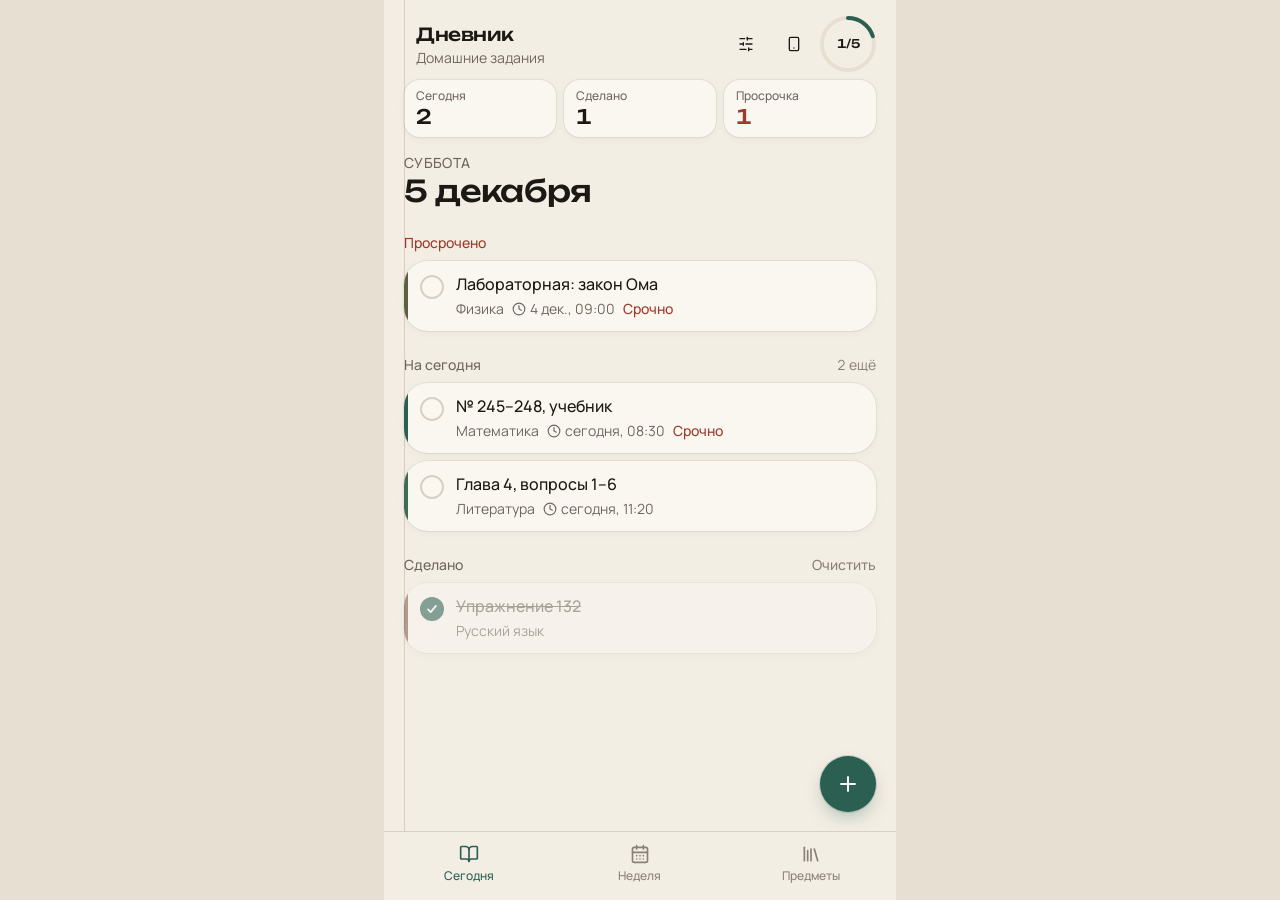
<file: android/app/src/main/assets/www/index.html>
<!DOCTYPE html>
<html lang="ru">
  <head>
    <meta charset="utf-8" />
    <meta name="viewport" content="width=device-width, initial-scale=1, viewport-fit=cover" />
    <meta name="theme-color" content="#f3eee4" />
    <title>Дневник</title>
    <link rel="preconnect" href="https://fonts.googleapis.com" />
    <link rel="preconnect" href="https://fonts.gstatic.com" crossorigin />
    <link rel="stylesheet" href="https://fonts.googleapis.com/css2?family=Manrope:wght@400;500;600;700&family=Unbounded:wght@500;600&display=swap" />
    <link rel="stylesheet" href="app.css" />
  </head>
  <body>
    <div id="root"></div>
    <script src="app.js"></script>
  </body>
</html>
</file>
<file: android/app/src/main/assets/www/app.css>
/*! tailwindcss v4.3.3 | MIT License | https://tailwindcss.com */
@layer properties{@supports (((-webkit-hyphens:none)) and (not (margin-trim:inline))) or ((-moz-orient:inline) and (not (color:rgb(from red r g b)))){*,:before,:after,::backdrop{--tw-scale-x:1;--tw-scale-y:1;--tw-scale-z:1;--tw-rotate-x:initial;--tw-rotate-y:initial;--tw-rotate-z:initial;--tw-skew-x:initial;--tw-skew-y:initial;--tw-pan-x:initial;--tw-pan-y:initial;--tw-pinch-zoom:initial;--tw-space-y-reverse:0;--tw-space-x-reverse:0;--tw-divide-x-reverse:0;--tw-border-style:solid;--tw-divide-y-reverse:0;--tw-leading:initial;--tw-font-weight:initial;--tw-tracking:initial;--tw-ordinal:initial;--tw-slashed-zero:initial;--tw-numeric-figure:initial;--tw-numeric-spacing:initial;--tw-numeric-fraction:initial;--tw-shadow:0 0 #0000;--tw-shadow-color:initial;--tw-shadow-alpha:100%;--tw-inset-shadow:0 0 #0000;--tw-inset-shadow-color:initial;--tw-inset-shadow-alpha:100%;--tw-ring-color:initial;--tw-ring-shadow:0 0 #0000;--tw-inset-ring-color:initial;--tw-inset-ring-shadow:0 0 #0000;--tw-ring-inset:initial;--tw-ring-offset-width:0px;--tw-ring-offset-color:#fff;--tw-ring-offset-shadow:0 0 #0000;--tw-outline-style:solid;--tw-blur:initial;--tw-brightness:initial;--tw-contrast:initial;--tw-grayscale:initial;--tw-hue-rotate:initial;--tw-invert:initial;--tw-opacity:initial;--tw-saturate:initial;--tw-sepia:initial;--tw-drop-shadow:initial;--tw-drop-shadow-color:initial;--tw-drop-shadow-alpha:100%;--tw-drop-shadow-size:initial;--tw-backdrop-blur:initial;--tw-backdrop-brightness:initial;--tw-backdrop-contrast:initial;--tw-backdrop-grayscale:initial;--tw-backdrop-hue-rotate:initial;--tw-backdrop-invert:initial;--tw-backdrop-opacity:initial;--tw-backdrop-saturate:initial;--tw-backdrop-sepia:initial;--tw-duration:initial;--tw-ease:initial;--tw-content:"";--tw-translate-x:0;--tw-translate-y:0;--tw-translate-z:0}}}@layer theme{:root,:host{--font-sans:"Manrope", ui-sans-serif, system-ui, sans-serif;--font-mono:ui-monospace, SFMono-Regular, Menlo, Monaco, Consolas, "Liberation Mono", "Courier New", monospace;--color-red-500:oklch(63.7% .237 25.331);--color-zinc-50:oklch(98.5% 0 none);--color-zinc-400:oklch(70.5% .015 286.067);--color-zinc-500:oklch(55.2% .016 285.938);--color-zinc-900:oklch(21% .006 285.885);--color-zinc-950:oklch(14.1% .005 285.823);--color-neutral-100:oklch(97% 0 none);--color-neutral-300:oklch(87% 0 none);--color-neutral-500:oklch(55.6% 0 none);--color-neutral-700:oklch(37.1% 0 none);--color-neutral-900:oklch(20.5% 0 none);--color-black:#000;--color-white:#fff;--spacing:.25rem;--container-xs:20rem;--container-sm:24rem;--container-md:28rem;--container-lg:32rem;--text-xs:.75rem;--text-xs--line-height:calc(1 / .75);--text-sm:.875rem;--text-sm--line-height:calc(1.25 / .875);--text-base:1rem;--text-base--line-height:calc(1.5 / 1);--text-lg:1.125rem;--text-lg--line-height:calc(1.75 / 1.125);--text-xl:1.25rem;--text-xl--line-height:calc(1.75 / 1.25);--text-3xl:1.875rem;--text-3xl--line-height:calc(2.25 / 1.875);--text-4xl:2.25rem;--text-4xl--line-height:calc(2.5 / 2.25);--font-weight-medium:500;--font-weight-semibold:600;--tracking-tight:-.025em;--tracking-wide:.025em;--leading-tight:1.25;--leading-snug:1.375;--leading-relaxed:1.625;--radius-sm:8px;--radius-md:12px;--radius-lg:16px;--radius-xl:24px;--radius-2xl:28px;--ease-out:cubic-bezier(.23, 1, .32, 1);--animate-pulse:pulse 2s cubic-bezier(.4, 0, .6, 1) infinite;--default-transition-duration:.15s;--default-transition-timing-function:cubic-bezier(.4, 0, .2, 1);--default-font-family:var(--font-sans);--default-mono-font-family:var(--font-mono);--font-display:"Unbounded", ui-sans-serif, system-ui, sans-serif;--color-paper:#f3eee4;--color-paper-deep:#e7dfd1;--color-sheet:#faf7f1;--color-ink:#1c1814;--color-muted:#6f675e;--color-subtle:#8a8176;--color-line:#d9d0c3;--color-accent:#2a5f52;--color-accent-fg:#f4f7f5;--color-danger:#9e3a2c;--color-sub-forest:#2a5f52;--color-sub-slate:#3f5364;--color-sub-clay:#7c5648;--color-sub-olive:#5a6040;--color-sub-pine:#3d6b55;--color-sub-cedar:#6b4e3a;--shadow-sheet:0 0 0 1px #1c18140f, 0 1px 2px -1px #1c18140f, 0 2px 8px 0 #1c18140a;--shadow-fab:0 0 0 1px #2a5f522e, 0 8px 20px -6px #2a5f5273;--ease-smooth-out:cubic-bezier(.22, 1, .36, 1)}}@layer base{*,:after,:before,::backdrop{box-sizing:border-box;border:0 solid;margin:0;padding:0}::file-selector-button{box-sizing:border-box;border:0 solid;margin:0;padding:0}html,:host{-webkit-text-size-adjust:100%;tab-size:4;line-height:1.5;font-family:var(--default-font-family,-apple-system, BlinkMacSystemFont, "Segoe UI", Roboto, "Helvetica Neue", "Noto Sans", Arial, sans-serif, "Apple Color Emoji", "Segoe UI Emoji", "Segoe UI Symbol", "Noto Color Emoji");font-feature-settings:var(--default-font-feature-settings,normal);font-variation-settings:var(--default-font-variation-settings,normal);-webkit-tap-highlight-color:transparent}hr{height:0;color:inherit;border-top-width:1px}abbr:where([title]){-webkit-text-decoration:underline dotted;text-decoration:underline dotted}h1,h2,h3,h4,h5,h6{font-size:inherit;font-weight:inherit}a{color:inherit;-webkit-text-decoration:inherit;-webkit-text-decoration:inherit;-webkit-text-decoration:inherit;-webkit-text-decoration:inherit;text-decoration:inherit}b,strong{font-weight:bolder}code,kbd,samp,pre{font-family:var(--default-mono-font-family,ui-monospace, SFMono-Regular, Menlo, Monaco, Consolas, "Liberation Mono", "Courier New", monospace);font-feature-settings:var(--default-mono-font-feature-settings,normal);font-variation-settings:var(--default-mono-font-variation-settings,normal);font-size:1em}small{font-size:80%}sub,sup{vertical-align:baseline;font-size:75%;line-height:0;position:relative}sub{bottom:-.25em}sup{top:-.5em}table{text-indent:0;border-color:inherit;border-collapse:collapse}:-moz-focusring:where(:not(iframe)){outline:auto}progress{vertical-align:baseline}summary{display:list-item}ol,ul,menu{list-style:none}img,svg,video,canvas,audio,iframe,embed,object{vertical-align:middle;display:block}img,video{max-width:100%;height:auto}button,input,select,optgroup,textarea{font:inherit;font-feature-settings:inherit;font-variation-settings:inherit;letter-spacing:inherit;color:inherit;opacity:1;background-color:#0000;border-radius:0}::file-selector-button{font:inherit;font-feature-settings:inherit;font-variation-settings:inherit;letter-spacing:inherit;color:inherit;opacity:1;background-color:#0000;border-radius:0}:where(select:is([multiple],[size])) optgroup{font-weight:bolder}:where(select:is([multiple],[size])) optgroup option{padding-inline-start:20px}::file-selector-button{margin-inline-end:4px}::placeholder{opacity:1}@supports (not ((-webkit-appearance:-apple-pay-button))) or (contain-intrinsic-size:1px){::placeholder{color:currentColor}@supports (color:color-mix(in lab, red, red)){::placeholder{color:color-mix(in oklab, currentcolor 50%, transparent)}}}textarea{resize:vertical}::-webkit-search-decoration{-webkit-appearance:none}::-webkit-date-and-time-value{min-height:1lh;text-align:inherit}::-webkit-datetime-edit{display:inline-flex}::-webkit-datetime-edit-fields-wrapper{padding:0}::-webkit-datetime-edit{padding-block:0}::-webkit-datetime-edit-year-field{padding-block:0}::-webkit-datetime-edit-month-field{padding-block:0}::-webkit-datetime-edit-day-field{padding-block:0}::-webkit-datetime-edit-hour-field{padding-block:0}::-webkit-datetime-edit-minute-field{padding-block:0}::-webkit-datetime-edit-second-field{padding-block:0}::-webkit-datetime-edit-millisecond-field{padding-block:0}::-webkit-datetime-edit-meridiem-field{padding-block:0}::-webkit-calendar-picker-indicator{line-height:1}:-moz-ui-invalid{box-shadow:none}button,input:where([type=button],[type=reset],[type=submit]){appearance:button}::file-selector-button{appearance:button}::-webkit-inner-spin-button{height:auto}::-webkit-outer-spin-button{height:auto}[hidden]:where(:not([hidden=until-found])){display:none!important}html{-webkit-font-smoothing:antialiased;-moz-osx-font-smoothing:grayscale;--lightningcss-light:initial;--lightningcss-dark: ;color-scheme:light}html,body,#app{background:var(--color-paper);min-height:100dvh;color:var(--color-ink)}body{font-family:var(--font-sans);overscroll-behavior:none}button:not(:disabled),[role=button]:not(:disabled){cursor:pointer}h1,h2,h3{text-wrap:balance}p{text-wrap:pretty}input,textarea,select{font:inherit}}@layer components;@layer utilities{.\@container{container-type:inline-size}.pointer-events-auto{pointer-events:auto}.pointer-events-none{pointer-events:none}.collapse{visibility:collapse}.invisible{visibility:hidden}.visible{visibility:visible}.sr-only{clip-path:inset(50%);white-space:nowrap;border-width:0;width:1px;height:1px;margin:-1px;padding:0;position:absolute;overflow:hidden}.not-sr-only{clip-path:none;white-space:normal;width:auto;height:auto;margin:0;padding:0;position:static;overflow:visible}.absolute{position:absolute}.fixed{position:fixed}.relative{position:relative}.static{position:static}.sticky{position:sticky}.inset-0{inset:0}.inset-x-0{inset-inline:0}.inset-x-3{inset-inline:calc(var(--spacing) * 3)}.inset-y-0{inset-block:0}.top-0\.5{top:calc(var(--spacing) * .5)}.bottom-0{bottom:0}.left-0{left:0}.left-0\.5{left:calc(var(--spacing) * .5)}.left-5{left:calc(var(--spacing) * 5)}.isolate{isolation:isolate}.isolation-auto{isolation:auto}.z-0{z-index:0}.z-20{z-index:20}.z-30{z-index:30}.z-40{z-index:40}.z-50{z-index:50}.container{width:100%}@media (width>=40rem){.container{max-width:40rem}}@media (width>=48rem){.container{max-width:48rem}}@media (width>=64rem){.container{max-width:64rem}}@media (width>=80rem){.container{max-width:80rem}}@media (width>=96rem){.container{max-width:96rem}}.m-auto{margin:auto}.mx-auto{margin-inline:auto}.my-3{margin-block:calc(var(--spacing) * 3)}.mt-0\.5{margin-top:calc(var(--spacing) * .5)}.mt-1{margin-top:var(--spacing)}.mt-2{margin-top:calc(var(--spacing) * 2)}.mt-3{margin-top:calc(var(--spacing) * 3)}.mt-4{margin-top:calc(var(--spacing) * 4)}.mt-5{margin-top:calc(var(--spacing) * 5)}.mt-6{margin-top:calc(var(--spacing) * 6)}.mt-8{margin-top:calc(var(--spacing) * 8)}.block{display:block}.contents{display:contents}.flex{display:flex}.flow-root{display:flow-root}.grid{display:grid}.hidden{display:none}.inline{display:inline}.inline-block{display:inline-block}.inline-flex{display:inline-flex}.inline-grid{display:inline-grid}.inline-table{display:inline-table}.list-item{display:list-item}.table{display:table}.table-caption{display:table-caption}.table-cell{display:table-cell}.table-column{display:table-column}.table-column-group{display:table-column-group}.table-footer-group{display:table-footer-group}.table-header-group{display:table-header-group}.table-row{display:table-row}.table-row-group{display:table-row-group}.size-1{width:var(--spacing);height:var(--spacing)}.size-3\.5{width:calc(var(--spacing) * 3.5);height:calc(var(--spacing) * 3.5)}.size-4{width:calc(var(--spacing) * 4);height:calc(var(--spacing) * 4)}.size-5{width:calc(var(--spacing) * 5);height:calc(var(--spacing) * 5)}.size-6{width:calc(var(--spacing) * 6);height:calc(var(--spacing) * 6)}.size-8{width:calc(var(--spacing) * 8);height:calc(var(--spacing) * 8)}.size-9{width:calc(var(--spacing) * 9);height:calc(var(--spacing) * 9)}.size-10{width:calc(var(--spacing) * 10);height:calc(var(--spacing) * 10)}.size-11{width:calc(var(--spacing) * 11);height:calc(var(--spacing) * 11)}.size-14{width:calc(var(--spacing) * 14);height:calc(var(--spacing) * 14)}.h-1{height:var(--spacing)}.h-1\.5{height:calc(var(--spacing) * 1.5)}.h-4{height:calc(var(--spacing) * 4)}.h-7{height:calc(var(--spacing) * 7)}.h-8{height:calc(var(--spacing) * 8)}.h-9{height:calc(var(--spacing) * 9)}.h-10{height:calc(var(--spacing) * 10)}.h-11{height:calc(var(--spacing) * 11)}.h-12{height:calc(var(--spacing) * 12)}.h-16{height:calc(var(--spacing) * 16)}.h-20{height:calc(var(--spacing) * 20)}.h-full{height:100%}.h-px{height:1px}.min-h-0{min-height:0}.min-h-11{min-height:calc(var(--spacing) * 11)}.min-h-14{min-height:calc(var(--spacing) * 14)}.min-h-24{min-height:calc(var(--spacing) * 24)}.min-h-32{min-height:calc(var(--spacing) * 32)}.min-h-dvh{min-height:100dvh}.min-h-screen{min-height:100vh}.w-1{width:var(--spacing)}.w-8{width:calc(var(--spacing) * 8)}.w-10{width:calc(var(--spacing) * 10)}.w-12{width:calc(var(--spacing) * 12)}.w-24{width:calc(var(--spacing) * 24)}.w-28{width:calc(var(--spacing) * 28)}.w-32{width:calc(var(--spacing) * 32)}.w-40{width:calc(var(--spacing) * 40)}.w-full{width:100%}.w-px{width:1px}.max-w-lg{max-width:var(--container-lg)}.max-w-md{max-width:var(--container-md)}.max-w-prose{max-width:65ch}.max-w-sm{max-width:var(--container-sm)}.max-w-xs{max-width:var(--container-xs)}.min-w-0{min-width:0}.flex-1{flex:1}.shrink{flex-shrink:1}.shrink-0{flex-shrink:0}.grow{flex-grow:1}.border-collapse{border-collapse:collapse}.translate-none{translate:none}.scale-50{--tw-scale-x:50%;--tw-scale-y:50%;--tw-scale-z:50%;scale:var(--tw-scale-x) var(--tw-scale-y)}.scale-100{--tw-scale-x:100%;--tw-scale-y:100%;--tw-scale-z:100%;scale:var(--tw-scale-x) var(--tw-scale-y)}.scale-3d{scale:var(--tw-scale-x) var(--tw-scale-y) var(--tw-scale-z)}.-rotate-90{rotate:-90deg}.transform{transform:var(--tw-rotate-x,) var(--tw-rotate-y,) var(--tw-rotate-z,) var(--tw-skew-x,) var(--tw-skew-y,)}.cursor-pointer{cursor:pointer}.touch-pinch-zoom{--tw-pinch-zoom:pinch-zoom;touch-action:var(--tw-pan-x,) var(--tw-pan-y,) var(--tw-pinch-zoom,)}.resize{resize:both}.list-decimal{list-style-type:decimal}.grid-cols-2{grid-template-columns:repeat(2,minmax(0,1fr))}.grid-cols-3{grid-template-columns:repeat(3,minmax(0,1fr))}.grid-cols-4{grid-template-columns:repeat(4,minmax(0,1fr))}.grid-cols-7{grid-template-columns:repeat(7,minmax(0,1fr))}.flex-col{flex-direction:column}.flex-wrap{flex-wrap:wrap}.place-items-center{place-items:center}.items-center{align-items:center}.items-end{align-items:flex-end}.items-start{align-items:flex-start}.items-stretch{align-items:stretch}.justify-between{justify-content:space-between}.justify-center{justify-content:center}.gap-0\.5{gap:calc(var(--spacing) * .5)}.gap-1{gap:var(--spacing)}.gap-1\.5{gap:calc(var(--spacing) * 1.5)}.gap-2{gap:calc(var(--spacing) * 2)}.gap-3{gap:calc(var(--spacing) * 3)}.gap-4{gap:calc(var(--spacing) * 4)}.gap-5{gap:calc(var(--spacing) * 5)}.gap-6{gap:calc(var(--spacing) * 6)}.gap-8{gap:calc(var(--spacing) * 8)}:where(.space-y-reverse>:not(:last-child)){--tw-space-y-reverse:1}.gap-x-2{column-gap:calc(var(--spacing) * 2)}:where(.space-x-reverse>:not(:last-child)){--tw-space-x-reverse:1}.gap-y-0\.5{row-gap:calc(var(--spacing) * .5)}:where(.divide-x>:not(:last-child)){--tw-divide-x-reverse:0;border-inline-style:var(--tw-border-style);border-inline-start-width:calc(1px * var(--tw-divide-x-reverse));border-inline-end-width:calc(1px * calc(1 - var(--tw-divide-x-reverse)))}:where(.divide-y>:not(:last-child)){--tw-divide-y-reverse:0;border-bottom-style:var(--tw-border-style);border-top-style:var(--tw-border-style);border-top-width:calc(1px * var(--tw-divide-y-reverse));border-bottom-width:calc(1px * calc(1 - var(--tw-divide-y-reverse)))}:where(.divide-y-reverse>:not(:last-child)){--tw-divide-y-reverse:1}.truncate{text-overflow:ellipsis;white-space:nowrap;overflow:hidden}.overflow-hidden{overflow:hidden}.overflow-y-auto{overflow-y:auto}.rounded-2xl{border-radius:var(--radius-2xl)}.rounded-full{border-radius:2147483647px}.rounded-lg{border-radius:var(--radius-lg)}.rounded-md{border-radius:var(--radius-md)}.rounded-sm{border-radius:var(--radius-sm)}.rounded-xl{border-radius:var(--radius-xl)}.rounded-s{border-start-start-radius:.25rem;border-end-start-radius:.25rem}.rounded-ss{border-start-start-radius:.25rem}.rounded-e{border-start-end-radius:.25rem;border-end-end-radius:.25rem}.rounded-se{border-start-end-radius:.25rem}.rounded-ee{border-end-end-radius:.25rem}.rounded-es{border-end-start-radius:.25rem}.rounded-t{border-top-left-radius:.25rem;border-top-right-radius:.25rem}.rounded-t-2xl{border-top-left-radius:var(--radius-2xl);border-top-right-radius:var(--radius-2xl)}.rounded-l{border-top-left-radius:.25rem;border-bottom-left-radius:.25rem}.rounded-tl{border-top-left-radius:.25rem}.rounded-r{border-top-right-radius:.25rem;border-bottom-right-radius:.25rem}.rounded-tr{border-top-right-radius:.25rem}.rounded-b{border-bottom-right-radius:.25rem;border-bottom-left-radius:.25rem}.rounded-br{border-bottom-right-radius:.25rem}.rounded-bl{border-bottom-left-radius:.25rem}.border{border-style:var(--tw-border-style);border-width:1px}.border-2{border-style:var(--tw-border-style);border-width:2px}.border-x{border-inline-style:var(--tw-border-style);border-inline-width:1px}.border-y{border-block-style:var(--tw-border-style);border-block-width:1px}.border-s{border-inline-start-style:var(--tw-border-style);border-inline-start-width:1px}.border-e{border-inline-end-style:var(--tw-border-style);border-inline-end-width:1px}.border-bs{border-block-start-style:var(--tw-border-style);border-block-start-width:1px}.border-be{border-block-end-style:var(--tw-border-style);border-block-end-width:1px}.border-t{border-top-style:var(--tw-border-style);border-top-width:1px}.border-r{border-right-style:var(--tw-border-style);border-right-width:1px}.border-b{border-bottom-style:var(--tw-border-style);border-bottom-width:1px}.border-l{border-left-style:var(--tw-border-style);border-left-width:1px}.border-accent{border-color:var(--color-accent)}.border-line{border-color:var(--color-line)}.border-neutral-300{border-color:var(--color-neutral-300)}.bg-accent{background-color:var(--color-accent)}.bg-black\/10{background-color:#0000001a}@supports (color:color-mix(in lab, red, red)){.bg-black\/10{background-color:color-mix(in oklab, var(--color-black) 10%, transparent)}}.bg-danger{background-color:var(--color-danger)}.bg-danger\/20{background-color:#9e3a2c33}@supports (color:color-mix(in lab, red, red)){.bg-danger\/20{background-color:color-mix(in oklab, var(--color-danger) 20%, transparent)}}.bg-ink{background-color:var(--color-ink)}.bg-ink\/40{background-color:#1c181466}@supports (color:color-mix(in lab, red, red)){.bg-ink\/40{background-color:color-mix(in oklab, var(--color-ink) 40%, transparent)}}.bg-line{background-color:var(--color-line)}.bg-muted{background-color:var(--color-muted)}.bg-paper{background-color:var(--color-paper)}.bg-paper-deep{background-color:var(--color-paper-deep)}.bg-sheet{background-color:var(--color-sheet)}.bg-sheet\/50{background-color:#faf7f180}@supports (color:color-mix(in lab, red, red)){.bg-sheet\/50{background-color:color-mix(in oklab, var(--color-sheet) 50%, transparent)}}.bg-sub-cedar{background-color:var(--color-sub-cedar)}.bg-sub-clay{background-color:var(--color-sub-clay)}.bg-sub-forest{background-color:var(--color-sub-forest)}.bg-sub-olive{background-color:var(--color-sub-olive)}.bg-sub-pine{background-color:var(--color-sub-pine)}.bg-sub-slate{background-color:var(--color-sub-slate)}.bg-transparent{background-color:#0000}.bg-zinc-50{background-color:var(--color-zinc-50)}.bg-repeat{background-repeat:repeat}.mask-no-clip{-webkit-mask-clip:no-clip;mask-clip:no-clip}.mask-repeat{-webkit-mask-repeat:repeat;mask-repeat:repeat}.object-cover{object-fit:cover}.p-1{padding:var(--spacing)}.p-3{padding:calc(var(--spacing) * 3)}.p-4{padding:calc(var(--spacing) * 4)}.px-1{padding-inline:var(--spacing)}.px-3{padding-inline:calc(var(--spacing) * 3)}.px-4{padding-inline:calc(var(--spacing) * 4)}.px-5{padding-inline:calc(var(--spacing) * 5)}.px-6{padding-inline:calc(var(--spacing) * 6)}.py-1{padding-block:var(--spacing)}.py-2{padding-block:calc(var(--spacing) * 2)}.py-2\.5{padding-block:calc(var(--spacing) * 2.5)}.py-3\.5{padding-block:calc(var(--spacing) * 3.5)}.py-6{padding-block:calc(var(--spacing) * 6)}.py-8{padding-block:calc(var(--spacing) * 8)}.py-10{padding-block:calc(var(--spacing) * 10)}.pt-1{padding-top:var(--spacing)}.pt-4{padding-top:calc(var(--spacing) * 4)}.pr-1{padding-right:var(--spacing)}.pb-2{padding-bottom:calc(var(--spacing) * 2)}.pb-4{padding-bottom:calc(var(--spacing) * 4)}.pb-8{padding-bottom:calc(var(--spacing) * 8)}.pb-36{padding-bottom:calc(var(--spacing) * 36)}.pl-2{padding-left:calc(var(--spacing) * 2)}.pl-3{padding-left:calc(var(--spacing) * 3)}.pl-4{padding-left:calc(var(--spacing) * 4)}.pl-5{padding-left:calc(var(--spacing) * 5)}.text-center{text-align:center}.text-left{text-align:left}.text-right{text-align:right}.font-display{font-family:var(--font-display)}.text-3xl{font-size:var(--text-3xl);line-height:var(--tw-leading,var(--text-3xl--line-height))}.text-4xl{font-size:var(--text-4xl);line-height:var(--tw-leading,var(--text-4xl--line-height))}.text-base{font-size:var(--text-base);line-height:var(--tw-leading,var(--text-base--line-height))}.text-lg{font-size:var(--text-lg);line-height:var(--tw-leading,var(--text-lg--line-height))}.text-sm{font-size:var(--text-sm);line-height:var(--tw-leading,var(--text-sm--line-height))}.text-xl{font-size:var(--text-xl);line-height:var(--tw-leading,var(--text-xl--line-height))}.text-xs{font-size:var(--text-xs);line-height:var(--tw-leading,var(--text-xs--line-height))}.leading-none{--tw-leading:1;line-height:1}.leading-relaxed{--tw-leading:var(--leading-relaxed);line-height:var(--leading-relaxed)}.leading-snug{--tw-leading:var(--leading-snug);line-height:var(--leading-snug)}.leading-tight{--tw-leading:var(--leading-tight);line-height:var(--leading-tight)}.font-medium{--tw-font-weight:var(--font-weight-medium);font-weight:var(--font-weight-medium)}.font-semibold{--tw-font-weight:var(--font-weight-semibold);font-weight:var(--font-weight-semibold)}.tracking-tight{--tw-tracking:var(--tracking-tight);letter-spacing:var(--tracking-tight)}.tracking-wide{--tw-tracking:var(--tracking-wide);letter-spacing:var(--tracking-wide)}.text-wrap{text-wrap:wrap}.break-words{overflow-wrap:break-word}.text-clip{text-overflow:clip}.text-ellipsis{text-overflow:ellipsis}.whitespace-nowrap{white-space:nowrap}.text-accent{color:var(--color-accent)}.text-accent-fg{color:var(--color-accent-fg)}.text-accent-fg\/70{color:#f4f7f5b3}@supports (color:color-mix(in lab, red, red)){.text-accent-fg\/70{color:color-mix(in oklab, var(--color-accent-fg) 70%, transparent)}}.text-danger{color:var(--color-danger)}.text-ink{color:var(--color-ink)}.text-muted{color:var(--color-muted)}.text-paper-deep{color:var(--color-paper-deep)}.text-red-500{color:var(--color-red-500)}.text-sheet{color:var(--color-sheet)}.text-sheet\/70{color:#faf7f1b3}@supports (color:color-mix(in lab, red, red)){.text-sheet\/70{color:color-mix(in oklab, var(--color-sheet) 70%, transparent)}}.text-sub-cedar{color:var(--color-sub-cedar)}.text-sub-clay{color:var(--color-sub-clay)}.text-sub-forest{color:var(--color-sub-forest)}.text-sub-olive{color:var(--color-sub-olive)}.text-sub-pine{color:var(--color-sub-pine)}.text-sub-slate{color:var(--color-sub-slate)}.text-subtle{color:var(--color-subtle)}.text-zinc-500{color:var(--color-zinc-500)}.text-zinc-900{color:var(--color-zinc-900)}.capitalize{text-transform:capitalize}.lowercase{text-transform:lowercase}.normal-case{text-transform:none}.uppercase{text-transform:uppercase}.italic{font-style:italic}.not-italic{font-style:normal}.diagonal-fractions{--tw-numeric-fraction:diagonal-fractions;font-variant-numeric:var(--tw-ordinal,) var(--tw-slashed-zero,) var(--tw-numeric-figure,) var(--tw-numeric-spacing,) var(--tw-numeric-fraction,)}.lining-nums{--tw-numeric-figure:lining-nums;font-variant-numeric:var(--tw-ordinal,) var(--tw-slashed-zero,) var(--tw-numeric-figure,) var(--tw-numeric-spacing,) var(--tw-numeric-fraction,)}.oldstyle-nums{--tw-numeric-figure:oldstyle-nums;font-variant-numeric:var(--tw-ordinal,) var(--tw-slashed-zero,) var(--tw-numeric-figure,) var(--tw-numeric-spacing,) var(--tw-numeric-fraction,)}.ordinal{--tw-ordinal:ordinal;font-variant-numeric:var(--tw-ordinal,) var(--tw-slashed-zero,) var(--tw-numeric-figure,) var(--tw-numeric-spacing,) var(--tw-numeric-fraction,)}.proportional-nums{--tw-numeric-spacing:proportional-nums;font-variant-numeric:var(--tw-ordinal,) var(--tw-slashed-zero,) var(--tw-numeric-figure,) var(--tw-numeric-spacing,) var(--tw-numeric-fraction,)}.slashed-zero{--tw-slashed-zero:slashed-zero;font-variant-numeric:var(--tw-ordinal,) var(--tw-slashed-zero,) var(--tw-numeric-figure,) var(--tw-numeric-spacing,) var(--tw-numeric-fraction,)}.stacked-fractions{--tw-numeric-fraction:stacked-fractions;font-variant-numeric:var(--tw-ordinal,) var(--tw-slashed-zero,) var(--tw-numeric-figure,) var(--tw-numeric-spacing,) var(--tw-numeric-fraction,)}.tabular-nums{--tw-numeric-spacing:tabular-nums;font-variant-numeric:var(--tw-ordinal,) var(--tw-slashed-zero,) var(--tw-numeric-figure,) var(--tw-numeric-spacing,) var(--tw-numeric-fraction,)}.normal-nums{font-variant-numeric:normal}.line-through{text-decoration-line:line-through}.no-underline{text-decoration-line:none}.overline{text-decoration-line:overline}.underline{text-decoration-line:underline}.underline-offset-4{text-underline-offset:4px}.antialiased{-webkit-font-smoothing:antialiased;-moz-osx-font-smoothing:grayscale}.subpixel-antialiased{-webkit-font-smoothing:auto;-moz-osx-font-smoothing:auto}.opacity-0{opacity:0}.opacity-55{opacity:.55}.opacity-70{opacity:.7}.opacity-80{opacity:.8}.opacity-100{opacity:1}.shadow{--tw-shadow:0 1px 3px 0 var(--tw-shadow-color,#0000001a), 0 1px 2px -1px var(--tw-shadow-color,#0000001a);box-shadow:var(--tw-inset-shadow), var(--tw-inset-ring-shadow), var(--tw-ring-offset-shadow), var(--tw-ring-shadow), var(--tw-shadow)}.shadow-\[0_0_0_3px_var\(--color-paper\)\,0_0_0_5px_var\(--color-ink\)\]{--tw-shadow:0 0 0 3px var(--tw-shadow-color,var(--color-paper)), 0 0 0 5px var(--tw-shadow-color,var(--color-ink));box-shadow:var(--tw-inset-shadow), var(--tw-inset-ring-shadow), var(--tw-ring-offset-shadow), var(--tw-ring-shadow), var(--tw-shadow)}.shadow-\[var\(--shadow-fab\)\]{--tw-shadow:var(--shadow-fab);box-shadow:var(--tw-inset-shadow), var(--tw-inset-ring-shadow), var(--tw-ring-offset-shadow), var(--tw-ring-shadow), var(--tw-shadow)}.shadow-\[var\(--shadow-sheet\)\]{--tw-shadow:var(--shadow-sheet);box-shadow:var(--tw-inset-shadow), var(--tw-inset-ring-shadow), var(--tw-ring-offset-shadow), var(--tw-ring-shadow), var(--tw-shadow)}.inset-ring{--tw-inset-ring-shadow:inset 0 0 0 1px var(--tw-inset-ring-color,currentcolor);box-shadow:var(--tw-inset-shadow), var(--tw-inset-ring-shadow), var(--tw-ring-offset-shadow), var(--tw-ring-shadow), var(--tw-shadow)}.outline{outline-style:var(--tw-outline-style);outline-width:1px}.blur{--tw-blur:blur(8px);filter:var(--tw-blur,) var(--tw-brightness,) var(--tw-contrast,) var(--tw-grayscale,) var(--tw-hue-rotate,) var(--tw-invert,) var(--tw-saturate,) var(--tw-sepia,) var(--tw-drop-shadow,)}.drop-shadow{--tw-drop-shadow-size:drop-shadow(0 1px 2px var(--tw-drop-shadow-color,#0000001a)) drop-shadow(0 1px 1px var(--tw-drop-shadow-color,#0000000f));--tw-drop-shadow:drop-shadow(0 1px 2px #0000001a) drop-shadow(0 1px 1px #0000000f);filter:var(--tw-blur,) var(--tw-brightness,) var(--tw-contrast,) var(--tw-grayscale,) var(--tw-hue-rotate,) var(--tw-invert,) var(--tw-saturate,) var(--tw-sepia,) var(--tw-drop-shadow,)}.backdrop-blur{--tw-backdrop-blur:blur(8px);-webkit-backdrop-filter:var(--tw-backdrop-blur,) var(--tw-backdrop-brightness,) var(--tw-backdrop-contrast,) var(--tw-backdrop-grayscale,) var(--tw-backdrop-hue-rotate,) var(--tw-backdrop-invert,) var(--tw-backdrop-opacity,) var(--tw-backdrop-saturate,) var(--tw-backdrop-sepia,);backdrop-filter:var(--tw-backdrop-blur,) var(--tw-backdrop-brightness,) var(--tw-backdrop-contrast,) var(--tw-backdrop-grayscale,) var(--tw-backdrop-hue-rotate,) var(--tw-backdrop-invert,) var(--tw-backdrop-opacity,) var(--tw-backdrop-saturate,) var(--tw-backdrop-sepia,)}.backdrop-grayscale{--tw-backdrop-grayscale:grayscale(100%);-webkit-backdrop-filter:var(--tw-backdrop-blur,) var(--tw-backdrop-brightness,) var(--tw-backdrop-contrast,) var(--tw-backdrop-grayscale,) var(--tw-backdrop-hue-rotate,) var(--tw-backdrop-invert,) var(--tw-backdrop-opacity,) var(--tw-backdrop-saturate,) var(--tw-backdrop-sepia,);backdrop-filter:var(--tw-backdrop-blur,) var(--tw-backdrop-brightness,) var(--tw-backdrop-contrast,) var(--tw-backdrop-grayscale,) var(--tw-backdrop-hue-rotate,) var(--tw-backdrop-invert,) var(--tw-backdrop-opacity,) var(--tw-backdrop-saturate,) var(--tw-backdrop-sepia,)}.backdrop-invert{--tw-backdrop-invert:invert(100%);-webkit-backdrop-filter:var(--tw-backdrop-blur,) var(--tw-backdrop-brightness,) var(--tw-backdrop-contrast,) var(--tw-backdrop-grayscale,) var(--tw-backdrop-hue-rotate,) var(--tw-backdrop-invert,) var(--tw-backdrop-opacity,) var(--tw-backdrop-saturate,) var(--tw-backdrop-sepia,);backdrop-filter:var(--tw-backdrop-blur,) var(--tw-backdrop-brightness,) var(--tw-backdrop-contrast,) var(--tw-backdrop-grayscale,) var(--tw-backdrop-hue-rotate,) var(--tw-backdrop-invert,) var(--tw-backdrop-opacity,) var(--tw-backdrop-saturate,) var(--tw-backdrop-sepia,)}.backdrop-sepia{--tw-backdrop-sepia:sepia(100%);-webkit-backdrop-filter:var(--tw-backdrop-blur,) var(--tw-backdrop-brightness,) var(--tw-backdrop-contrast,) var(--tw-backdrop-grayscale,) var(--tw-backdrop-hue-rotate,) var(--tw-backdrop-invert,) var(--tw-backdrop-opacity,) var(--tw-backdrop-saturate,) var(--tw-backdrop-sepia,);backdrop-filter:var(--tw-backdrop-blur,) var(--tw-backdrop-brightness,) var(--tw-backdrop-contrast,) var(--tw-backdrop-grayscale,) var(--tw-backdrop-hue-rotate,) var(--tw-backdrop-invert,) var(--tw-backdrop-opacity,) var(--tw-backdrop-saturate,) var(--tw-backdrop-sepia,)}.backdrop-filter{-webkit-backdrop-filter:var(--tw-backdrop-blur,) var(--tw-backdrop-brightness,) var(--tw-backdrop-contrast,) var(--tw-backdrop-grayscale,) var(--tw-backdrop-hue-rotate,) var(--tw-backdrop-invert,) var(--tw-backdrop-opacity,) var(--tw-backdrop-saturate,) var(--tw-backdrop-sepia,);backdrop-filter:var(--tw-backdrop-blur,) var(--tw-backdrop-brightness,) var(--tw-backdrop-contrast,) var(--tw-backdrop-grayscale,) var(--tw-backdrop-hue-rotate,) var(--tw-backdrop-invert,) var(--tw-backdrop-opacity,) var(--tw-backdrop-saturate,) var(--tw-backdrop-sepia,)}.transition-\[background-color\,border-color\]{transition-property:background-color,border-color;transition-timing-function:var(--tw-ease,var(--default-transition-timing-function));transition-duration:var(--tw-duration,var(--default-transition-duration))}.transition-\[background-color\,color\]{transition-property:background-color,color;transition-timing-function:var(--tw-ease,var(--default-transition-timing-function));transition-duration:var(--tw-duration,var(--default-transition-duration))}.transition-\[box-shadow\,border-color\]{transition-property:box-shadow,border-color;transition-timing-function:var(--tw-ease,var(--default-transition-timing-function));transition-duration:var(--tw-duration,var(--default-transition-duration))}.transition-\[left\]{transition-property:left;transition-timing-function:var(--tw-ease,var(--default-transition-timing-function));transition-duration:var(--tw-duration,var(--default-transition-duration))}.transition-\[opacity\,transform\,background-color\,color\,box-shadow\]{transition-property:opacity,transform,background-color,color,box-shadow;transition-timing-function:var(--tw-ease,var(--default-transition-timing-function));transition-duration:var(--tw-duration,var(--default-transition-duration))}.transition-\[opacity\,transform\]{transition-property:opacity,transform;transition-timing-function:var(--tw-ease,var(--default-transition-timing-function));transition-duration:var(--tw-duration,var(--default-transition-duration))}.transition-\[stroke-dashoffset\]{transition-property:stroke-dashoffset;transition-timing-function:var(--tw-ease,var(--default-transition-timing-function));transition-duration:var(--tw-duration,var(--default-transition-duration))}.transition-\[transform\,box-shadow\]{transition-property:transform,box-shadow;transition-timing-function:var(--tw-ease,var(--default-transition-timing-function));transition-duration:var(--tw-duration,var(--default-transition-duration))}.transition-colors{transition-property:color,background-color,border-color,outline-color,text-decoration-color,fill,stroke,--tw-gradient-from,--tw-gradient-via,--tw-gradient-to;transition-timing-function:var(--tw-ease,var(--default-transition-timing-function));transition-duration:var(--tw-duration,var(--default-transition-duration))}.duration-150{--tw-duration:.15s;transition-duration:.15s}.duration-500{--tw-duration:.5s;transition-duration:.5s}.ease-out{--tw-ease:var(--ease-out);transition-timing-function:var(--ease-out)}.outline-none{--tw-outline-style:none;outline-style:none}:where(.divide-x-reverse>:not(:last-child)){--tw-divide-x-reverse:1}.ring-inset{--tw-ring-inset:inset}.placeholder\:text-subtle::placeholder{color:var(--color-subtle)}.after\:absolute:after{content:var(--tw-content);position:absolute}.after\:top-1\/2:after{content:var(--tw-content);top:50%}.after\:left-1\/2:after{content:var(--tw-content);left:50%}.after\:size-11:after{content:var(--tw-content);width:calc(var(--spacing) * 11);height:calc(var(--spacing) * 11)}.after\:-translate-x-1\/2:after{content:var(--tw-content);--tw-translate-x:calc(calc(1 / 2 * 100%) * -1);translate:var(--tw-translate-x) var(--tw-translate-y)}.after\:-translate-y-1\/2:after{content:var(--tw-content);--tw-translate-y:calc(calc(1 / 2 * 100%) * -1);translate:var(--tw-translate-x) var(--tw-translate-y)}@media (hover:hover){.hover\:bg-neutral-100:hover{background-color:var(--color-neutral-100)}.hover\:bg-paper-deep:hover{background-color:var(--color-paper-deep)}.hover\:text-ink:hover{color:var(--color-ink)}.hover\:underline:hover{text-decoration-line:underline}.hover\:opacity-90:hover{opacity:.9}}.focus-visible\:border-accent:focus-visible{border-color:var(--color-accent)}.focus-visible\:shadow-\[0_0_0_3px_rgb\(42_95_82_\/0\.18\)\]:focus-visible{--tw-shadow:0 0 0 3px var(--tw-shadow-color,#2a5f522e);box-shadow:var(--tw-inset-shadow), var(--tw-inset-ring-shadow), var(--tw-ring-offset-shadow), var(--tw-ring-shadow), var(--tw-shadow)}.active\:not-disabled\:scale-\[0\.96\]:active:not(:disabled){scale:.96}.disabled\:pointer-events-none:disabled{pointer-events:none}.disabled\:cursor-wait:disabled{cursor:wait}.disabled\:no-underline:disabled{text-decoration-line:none}.disabled\:opacity-40:disabled{opacity:.4}@media (prefers-color-scheme:dark){.dark\:border-neutral-700{border-color:var(--color-neutral-700)}.dark\:bg-white\/20{background-color:#fff3}@supports (color:color-mix(in lab, red, red)){.dark\:bg-white\/20{background-color:color-mix(in oklab, var(--color-white) 20%, transparent)}}.dark\:bg-zinc-950{background-color:var(--color-zinc-950)}.dark\:text-zinc-50{color:var(--color-zinc-50)}.dark\:text-zinc-400{color:var(--color-zinc-400)}@media (hover:hover){.dark\:hover\:bg-neutral-900:hover{background-color:var(--color-neutral-900)}}}.\[\&_svg\]\:pointer-events-none svg{pointer-events:none}.\[\&_svg\]\:size-4 svg{width:calc(var(--spacing) * 4);height:calc(var(--spacing) * 4)}.\[\&_svg\]\:size-5 svg{width:calc(var(--spacing) * 5);height:calc(var(--spacing) * 5)}.\[\&_svg\]\:size-6 svg{width:calc(var(--spacing) * 6);height:calc(var(--spacing) * 6)}.\[\&_svg\]\:shrink-0 svg{flex-shrink:0}.pt-safe{padding-top:max(1rem, env(safe-area-inset-top))}.pb-nav-safe{padding-bottom:max(.5rem, env(safe-area-inset-bottom))}.pb-drawer-safe{padding-bottom:max(1rem, env(safe-area-inset-bottom))}.fab-dock{right:1.25rem;bottom:calc(5.5rem + env(safe-area-inset-bottom));z-index:20;position:absolute}.drawer-max{max-height:92dvh}.top-safe{top:max(.75rem, env(safe-area-inset-top))}}@media (prefers-reduced-motion:reduce){*,:before,:after{transition-duration:.01ms!important;animation-duration:.01ms!important;animation-iteration-count:1!important}}@keyframes rise-in{0%{opacity:0;transform:translateY(8px)}to{opacity:1;transform:translateY(0)}}.stagger-in>*{animation:rise-in .4s var(--ease-smooth-out) both}.stagger-in>:first-child{animation-delay:0s}.stagger-in>:nth-child(2){animation-delay:40ms}.stagger-in>:nth-child(3){animation-delay:80ms}.stagger-in>:nth-child(4){animation-delay:.12s}.stagger-in>:nth-child(5){animation-delay:.16s}.stagger-in>:nth-child(6){animation-delay:.2s}.stagger-in>:nth-child(7){animation-delay:.24s}.stagger-in>:nth-child(8){animation-delay:.28s}.stagger-in>:nth-child(9){animation-delay:.32s}.stagger-in>:nth-child(10){animation-delay:.36s}.widget-home{background:radial-gradient(120% 80% at 10% 0,#2a5f5273,#0000 55%),linear-gradient(165deg,#3d5449 0%,#24352e 70%)}@property --tw-scale-x{syntax:"*";inherits:false;initial-value:1}@property --tw-scale-y{syntax:"*";inherits:false;initial-value:1}@property --tw-scale-z{syntax:"*";inherits:false;initial-value:1}@property --tw-rotate-x{syntax:"*";inherits:false}@property --tw-rotate-y{syntax:"*";inherits:false}@property --tw-rotate-z{syntax:"*";inherits:false}@property --tw-skew-x{syntax:"*";inherits:false}@property --tw-skew-y{syntax:"*";inherits:false}@property --tw-pan-x{syntax:"*";inherits:false}@property --tw-pan-y{syntax:"*";inherits:false}@property --tw-pinch-zoom{syntax:"*";inherits:false}@property --tw-space-y-reverse{syntax:"*";inherits:false;initial-value:0}@property --tw-space-x-reverse{syntax:"*";inherits:false;initial-value:0}@property --tw-divide-x-reverse{syntax:"*";inherits:false;initial-value:0}@property --tw-border-style{syntax:"*";inherits:false;initial-value:solid}@property --tw-divide-y-reverse{syntax:"*";inherits:false;initial-value:0}@property --tw-leading{syntax:"*";inherits:false}@property --tw-font-weight{syntax:"*";inherits:false}@property --tw-tracking{syntax:"*";inherits:false}@property --tw-ordinal{syntax:"*";inherits:false}@property --tw-slashed-zero{syntax:"*";inherits:false}@property --tw-numeric-figure{syntax:"*";inherits:false}@property --tw-numeric-spacing{syntax:"*";inherits:false}@property --tw-numeric-fraction{syntax:"*";inherits:false}@property --tw-shadow{syntax:"*";inherits:false;initial-value:0 0 #0000}@property --tw-shadow-color{syntax:"*";inherits:false}@property --tw-shadow-alpha{syntax:"<percentage>";inherits:false;initial-value:100%}@property --tw-inset-shadow{syntax:"*";inherits:false;initial-value:0 0 #0000}@property --tw-inset-shadow-color{syntax:"*";inherits:false}@property --tw-inset-shadow-alpha{syntax:"<percentage>";inherits:false;initial-value:100%}@property --tw-ring-color{syntax:"*";inherits:false}@property --tw-ring-shadow{syntax:"*";inherits:false;initial-value:0 0 #0000}@property --tw-inset-ring-color{syntax:"*";inherits:false}@property --tw-inset-ring-shadow{syntax:"*";inherits:false;initial-value:0 0 #0000}@property --tw-ring-inset{syntax:"*";inherits:false}@property --tw-ring-offset-width{syntax:"<length>";inherits:false;initial-value:0}@property --tw-ring-offset-color{syntax:"*";inherits:false;initial-value:#fff}@property --tw-ring-offset-shadow{syntax:"*";inherits:false;initial-value:0 0 #0000}@property --tw-outline-style{syntax:"*";inherits:false;initial-value:solid}@property --tw-blur{syntax:"*";inherits:false}@property --tw-brightness{syntax:"*";inherits:false}@property --tw-contrast{syntax:"*";inherits:false}@property --tw-grayscale{syntax:"*";inherits:false}@property --tw-hue-rotate{syntax:"*";inherits:false}@property --tw-invert{syntax:"*";inherits:false}@property --tw-opacity{syntax:"*";inherits:false}@property --tw-saturate{syntax:"*";inherits:false}@property --tw-sepia{syntax:"*";inherits:false}@property --tw-drop-shadow{syntax:"*";inherits:false}@property --tw-drop-shadow-color{syntax:"*";inherits:false}@property --tw-drop-shadow-alpha{syntax:"<percentage>";inherits:false;initial-value:100%}@property --tw-drop-shadow-size{syntax:"*";inherits:false}@property --tw-backdrop-blur{syntax:"*";inherits:false}@property --tw-backdrop-brightness{syntax:"*";inherits:false}@property --tw-backdrop-contrast{syntax:"*";inherits:false}@property --tw-backdrop-grayscale{syntax:"*";inherits:false}@property --tw-backdrop-hue-rotate{syntax:"*";inherits:false}@property --tw-backdrop-invert{syntax:"*";inherits:false}@property --tw-backdrop-opacity{syntax:"*";inherits:false}@property --tw-backdrop-saturate{syntax:"*";inherits:false}@property --tw-backdrop-sepia{syntax:"*";inherits:false}@property --tw-duration{syntax:"*";inherits:false}@property --tw-ease{syntax:"*";inherits:false}@property --tw-content{syntax:"*";inherits:false;initial-value:""}@property --tw-translate-x{syntax:"*";inherits:false;initial-value:0}@property --tw-translate-y{syntax:"*";inherits:false;initial-value:0}@property --tw-translate-z{syntax:"*";inherits:false;initial-value:0}@keyframes pulse{50%{opacity:.5}}
/*$vite$:1*/
</file>
